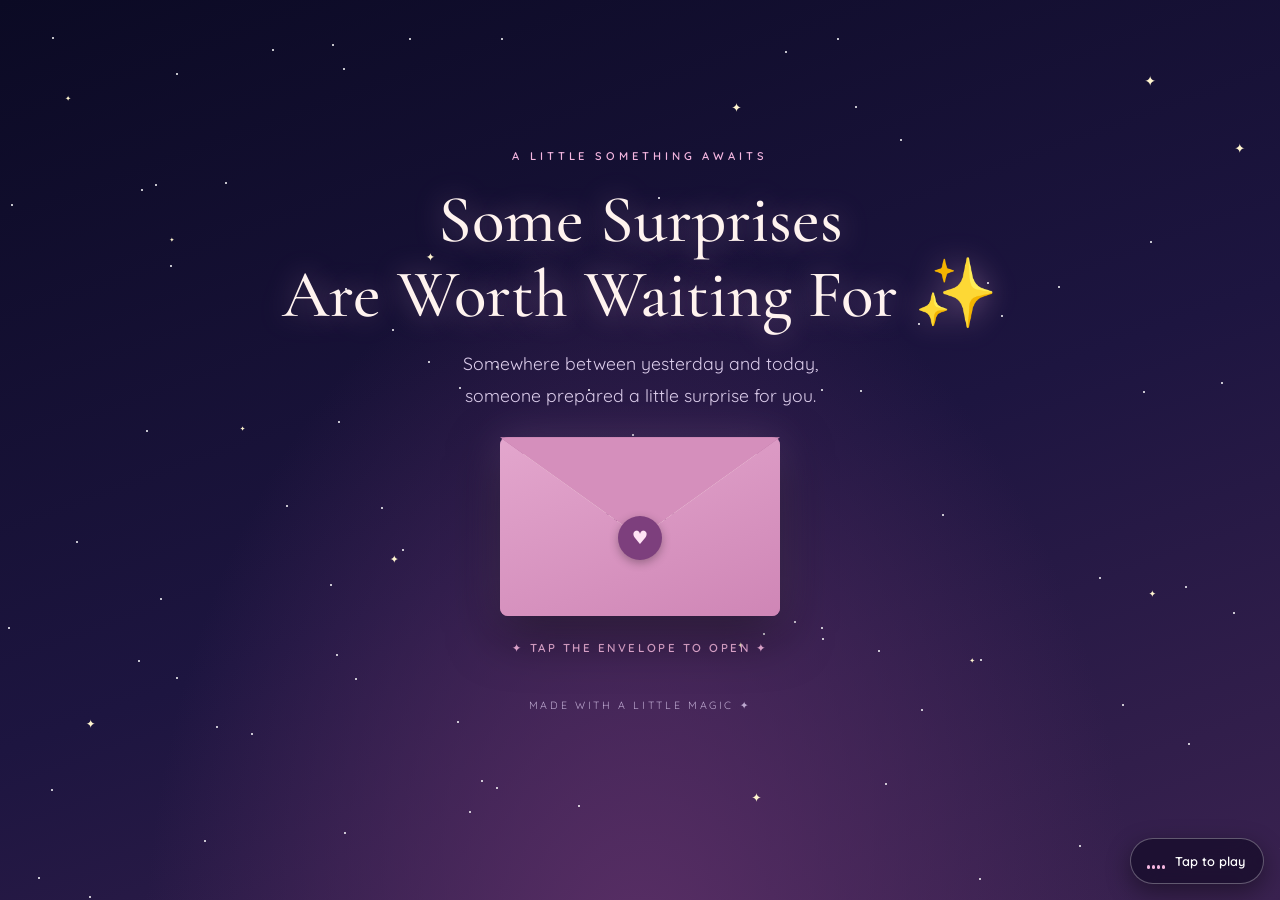
<file: index.html>
<!DOCTYPE html>
<html lang="en">
<head>
<meta charset="UTF-8">
<meta name="viewport" content="width=device-width, initial-scale=1.0, viewport-fit=cover">
<meta name="theme-color" content="#17102f">
<title>A Little Surprise For You</title>

<link rel="preconnect" href="https://fonts.googleapis.com">
<link rel="preconnect" href="https://fonts.gstatic.com" crossorigin>
<link href="https://fonts.googleapis.com/css2?family=Cormorant+Garamond:wght@400;500;600&family=Quicksand:wght@400;500;600;700&display=swap" rel="stylesheet">
<link rel="stylesheet" href="assets/css/style.css">
</head>
<body>

<div class="sky" id="sky"></div>

<main class="page">

    <p class="eyebrow">A little something awaits</p>

    <h1 class="title">Some Surprises<br>Are Worth Waiting For ✨</h1>

    <p class="lead">
        Somewhere between yesterday and today,<br>
        someone prepared a little surprise for you.
    </p>

    <div class="envelope" id="envelope" role="button" tabindex="0" aria-label="Tap to open the envelope">
        <div class="env-back"></div>
        <div class="env-paper">
            <span class="env-paper-icon">💌</span>
            <span class="env-paper-text">A little invitation</span>
        </div>
        <div class="env-flap"></div>
        <div class="env-front"></div>
        <div class="env-seal">♥</div>
    </div>

    <p class="hint" id="hint">✦ Tap the envelope to open ✦</p>

    <section class="reveal" id="message">
        <h2>You Are Invited! 🌷</h2>
        <p>
            This isn't an ordinary webpage.<br>
            It's a little journey filled with memories,<br>
            smiles, wishes and a special celebration.
        </p>
        <div class="btn-row">
            <a href="garden.html" class="btn btn-primary">Begin Your Journey →</a>
        </div>
    </section>

    <p class="site-footer">Made with a little magic ✦</p>

</main>

<script src="assets/js/site.js"></script>
<script>
(function () {
    var env = document.getElementById('envelope');
    var hint = document.getElementById('hint');
    var msg = document.getElementById('message');
    var opened = false;

    function openEnvelope() {
        if (opened) return;
        opened = true;
        env.classList.add('open');
        env.setAttribute('aria-expanded', 'true');
        env.setAttribute('aria-label', 'Envelope opened');
        hint.classList.add('is-hidden');
        setTimeout(function () {
            msg.classList.add('show');
            msg.scrollIntoView({ behavior: 'smooth', block: 'nearest' });
        }, 1000);
    }

    Site.onActivate(env, openEnvelope);
})();
</script>
</body>
</html>
</file>
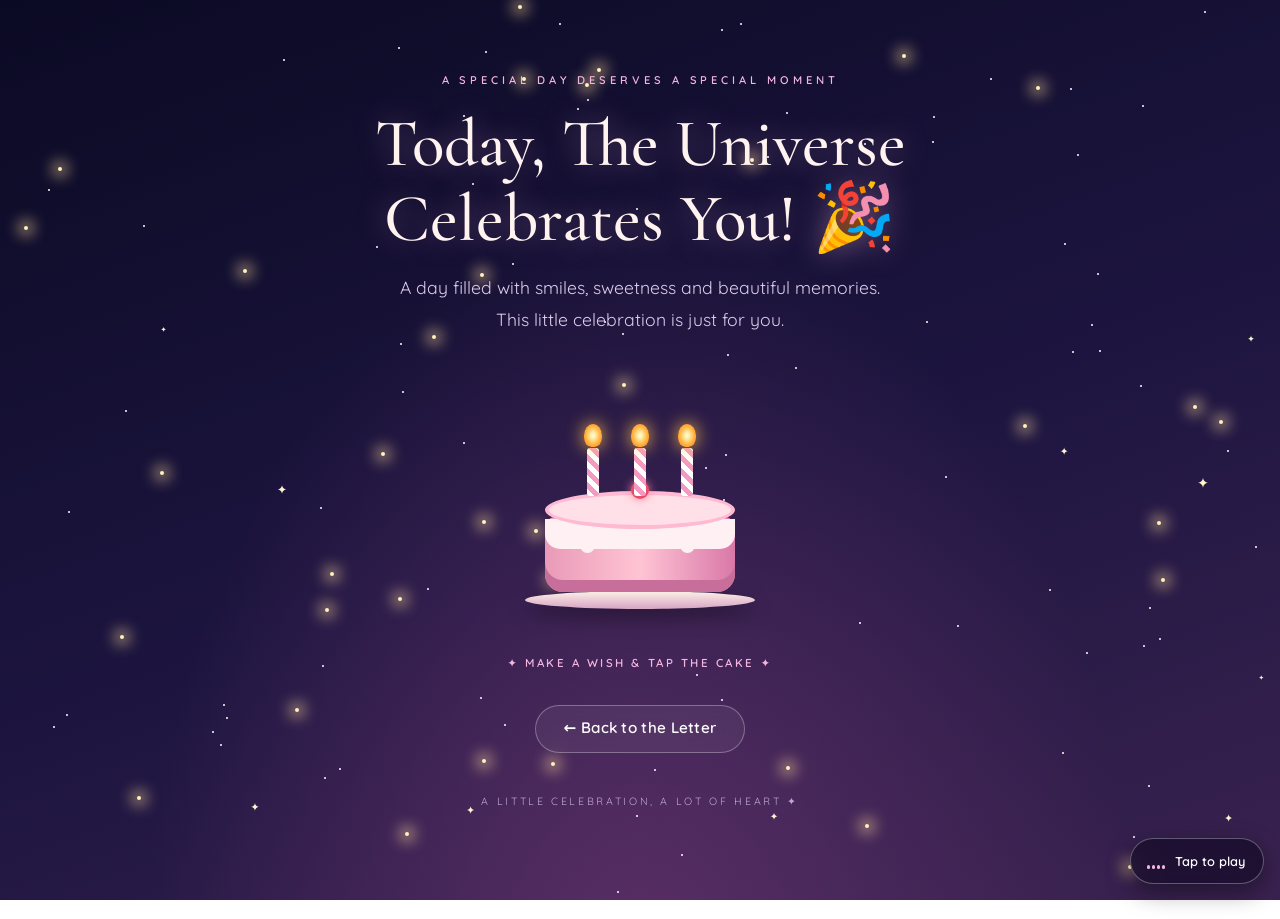
<file: celebration.html>
<!DOCTYPE html>
<html lang="en">
<head>
<meta charset="UTF-8">
<meta name="viewport" content="width=device-width, initial-scale=1.0, viewport-fit=cover">
<meta name="theme-color" content="#28143d">
<title>Today Is All About You 🎂</title>

<link rel="preconnect" href="https://fonts.googleapis.com">
<link rel="preconnect" href="https://fonts.gstatic.com" crossorigin>
<link href="https://fonts.googleapis.com/css2?family=Cormorant+Garamond:wght@400;500;600&family=Quicksand:wght@400;500;600;700&display=swap" rel="stylesheet">
<link rel="stylesheet" href="assets/css/style.css">

<style>
/* Glowing lights */
#lights {
    position: fixed;
    inset: 0;
    z-index: 0;
    overflow: hidden;
    pointer-events: none;
}

.light {
    position: absolute;
    width: 4px;
    height: 4px;
    border-radius: 50%;
    background: #fff3bc;
    box-shadow: 0 0 15px 4px #ffdc9c;
    animation: blink 2s infinite alternate;
}

@keyframes blink {
    from { opacity: 0.15; }
    to { opacity: 0.9; }
}

/* Confetti */
#confetti {
    position: fixed;
    inset: 0;
    z-index: 150;
    overflow: hidden;
    pointer-events: none;
}

.confetti-piece {
    position: absolute;
    top: -20px;
    width: 9px;
    height: 14px;
    border-radius: 2px;
    animation: fall linear forwards;
}

@keyframes fall {
    to { transform: translateY(110vh) rotate(900deg); }
}

/* Balloons */
.balloon {
    position: fixed;
    bottom: -160px;
    z-index: 1;
    width: 62px;
    height: 80px;
    border-radius: 50% 50% 45% 45%;
    opacity: 0.7;
    pointer-events: none;
    animation: floatUp 15s linear infinite;
}

.balloon::after {
    content: '';
    position: absolute;
    left: 50%;
    top: 100%;
    width: 1px;
    height: 70px;
    background: rgba(255, 255, 255, 0.45);
}

@keyframes floatUp {
    to { transform: translateY(calc(-100vh - 280px)); }
}

/* Cake */
.cake-area {
    position: relative;
    width: 240px;
    height: 240px;
    margin: 3rem auto 0.5rem;
    display: flex;
    justify-content: center;
    align-items: flex-end;
    cursor: pointer;
    animation: fadeUp 1.4s ease backwards;
    -webkit-tap-highlight-color: transparent;
}

.plate {
    position: absolute;
    bottom: 15px;
    width: 230px;
    height: 18px;
    border-radius: 50%;
    background: linear-gradient(#fff1e6, #d6a5c5);
    box-shadow: 0 8px 20px rgba(0, 0, 0, 0.4);
}

.cake-bottom {
    position: absolute;
    bottom: 32px;
    width: 190px;
    height: 75px;
    border-radius: 10px 10px 18px 18px;
    background: linear-gradient(90deg, #e99ab7, #ffc4d4, #d978a8);
    box-shadow: inset 0 -12px 0 #c76e9b;
}

.cake-top {
    position: absolute;
    bottom: 95px;
    width: 190px;
    height: 38px;
    border-radius: 50%;
    background: #ffe0e8;
    border: 4px solid #ffb9d2;
}

.icing {
    position: absolute;
    bottom: 75px;
    width: 190px;
    height: 30px;
    border-radius: 0 0 15px 15px;
    background: #fff0f4;
}

.icing::before,
.icing::after {
    content: '';
    position: absolute;
    top: 10px;
    width: 15px;
    height: 24px;
    border-radius: 0 0 12px 12px;
    background: #fff0f4;
}

.icing::before { left: 35px; }
.icing::after { right: 40px; }

.cherry {
    position: absolute;
    bottom: 125px;
    left: 50%;
    width: 18px;
    height: 18px;
    transform: translateX(-50%);
    border-radius: 50%;
    background: #e74d6b;
    box-shadow: 0 0 10px #ff829b;
}

.candles {
    position: absolute;
    bottom: 128px;
    z-index: 3;
    display: flex;
    gap: 35px;
}

.candle {
    position: relative;
    width: 12px;
    height: 48px;
    border-radius: 3px;
    background: repeating-linear-gradient(45deg, #fff, #fff 5px, #f49ac2 5px, #f49ac2 10px);
}

.flame {
    position: absolute;
    top: -24px;
    left: -3px;
    width: 18px;
    height: 23px;
    border-radius: 50% 50% 40% 40%;
    background: radial-gradient(ellipse, #fff8c6 10%, #ffb63e 55%, #ff6c2f);
    box-shadow: 0 0 18px #ffc34e;
    transform-origin: bottom;
    animation: flicker 0.5s infinite alternate;
}

@keyframes flicker {
    from { transform: rotate(-7deg) scale(0.9); }
    to { transform: rotate(7deg) scale(1.1); }
}

.cake-area.blown .flame {
    opacity: 0;
    transform: scale(0);
    transition: 0.4s;
}

.smoke {
    display: none;
    position: absolute;
    top: -35px;
    left: -2px;
    color: #ddd;
    font-size: 22px;
    animation: smoke 1.4s ease forwards;
}

.cake-area.blown .smoke {
    display: block;
}

@keyframes smoke {
    from { opacity: 0.8; transform: translateY(0) scale(0.5); }
    to { opacity: 0; transform: translateY(-45px) scale(1.5); }
}

@media (max-width: 480px) {
    .balloon {
        width: 46px;
        height: 60px;
    }

    .balloon::after {
        height: 55px;
    }

    .cake-area {
        margin-top: 2.2rem;
    }
}
</style>
</head>
<body>

<div class="sky" id="sky"></div>
<div id="lights"></div>
<div id="confetti"></div>

<main class="page">

    <header>
        <p class="eyebrow">A special day deserves a special moment</p>
        <h1 class="title">Today, The Universe<br>Celebrates You! 🎉</h1>
        <p class="lead">
            A day filled with smiles, sweetness and beautiful memories.<br>
            This little celebration is just for you.
        </p>
    </header>

    <div class="cake-area" id="cake" role="button" tabindex="0" aria-label="Make a wish and blow out the candles">
        <div class="plate"></div>
        <div class="cake-bottom"></div>
        <div class="icing"></div>
        <div class="cake-top"></div>
        <div class="cherry"></div>

        <div class="candles">
            <div class="candle"><div class="flame"></div><div class="smoke">〰</div></div>
            <div class="candle"><div class="flame"></div><div class="smoke">〰</div></div>
            <div class="candle"><div class="flame"></div><div class="smoke">〰</div></div>
        </div>
    </div>

    <p class="hint" id="hint">✦ Make a wish &amp; tap the cake ✦</p>

    <section class="reveal" id="celebrationMessage">
        <h2>Happy Birthday! 🎂💖</h2>
        <p>May your days be filled with little reasons to smile, beautiful surprises and dreams that come true.</p>
        <p style="margin-top: 1rem;">Keep shining, keep laughing, and never stop being wonderfully you! 🌷</p>
    </section>

    <div class="btn-row">
        <a href="letter.html" class="btn btn-ghost">← Back to the Letter</a>
        <a href="final-surprise.html" class="btn btn-primary is-hidden" id="nextBtn">One Last Surprise Awaits →</a>
    </div>

    <p class="site-footer">A little celebration, a lot of heart ✦</p>

</main>

<script src="assets/js/site.js"></script>
<script>
(function () {
    /* Glowing lights */
    var lights = document.getElementById('lights');
    var lightCount = window.matchMedia('(max-width: 600px)').matches ? 18 : 36;
    for (var i = 0; i < lightCount; i++) {
        var l = document.createElement('span');
        l.className = 'light';
        l.style.left = Math.random() * 100 + '%';
        l.style.top = Math.random() * 100 + '%';
        l.style.animationDelay = Math.random() * 3 + 's';
        lights.appendChild(l);
    }

    /* Balloons */
    var balloonColors = ['#ff7cae', '#a78bfa', '#65d6d0', '#ffd166', '#ff9b85'];
    balloonColors.forEach(function (color, i) {
        var b = document.createElement('span');
        b.className = 'balloon';
        b.style.left = (5 + i * 20) + '%';
        b.style.background = color;
        b.style.animationDelay = (i * 2.5) + 's';
        document.body.appendChild(b);
    });

    /* Confetti */
    function launchConfetti() {
        var box = document.getElementById('confetti');
        var colors = ['#ff8ab5', '#ffe082', '#b39ddb', '#80deea', '#ffffff'];
        var total = window.matchMedia('(max-width: 600px)').matches ? 70 : 120;

        for (var n = 0; n < total; n++) {
            var piece = document.createElement('span');
            piece.className = 'confetti-piece';
            piece.style.left = Math.random() * 100 + '%';
            piece.style.background = colors[Math.floor(Math.random() * colors.length)];
            piece.style.animationDuration = (3 + Math.random() * 4) + 's';
            piece.style.animationDelay = Math.random() * 2 + 's';
            box.appendChild(piece);
            (function (el) { setTimeout(function () { el.remove(); }, 9000); })(piece);
        }
    }

    /* Blow candles */
    var cake = document.getElementById('cake');
    var blown = false;

    function blowCandles() {
        if (blown) return;
        blown = true;
        cake.classList.add('blown');
        cake.setAttribute('aria-label', 'Candles blown out');
        document.getElementById('hint').classList.add('is-hidden');
        launchConfetti();

        setTimeout(function () {
            var msg = document.getElementById('celebrationMessage');
            msg.classList.add('show');
            document.getElementById('nextBtn').classList.remove('is-hidden');
            msg.scrollIntoView({ behavior: 'smooth', block: 'nearest' });
        }, 900);
    }

    Site.onActivate(cake, blowCandles);
})();
</script>
</body>
</html>
</file>
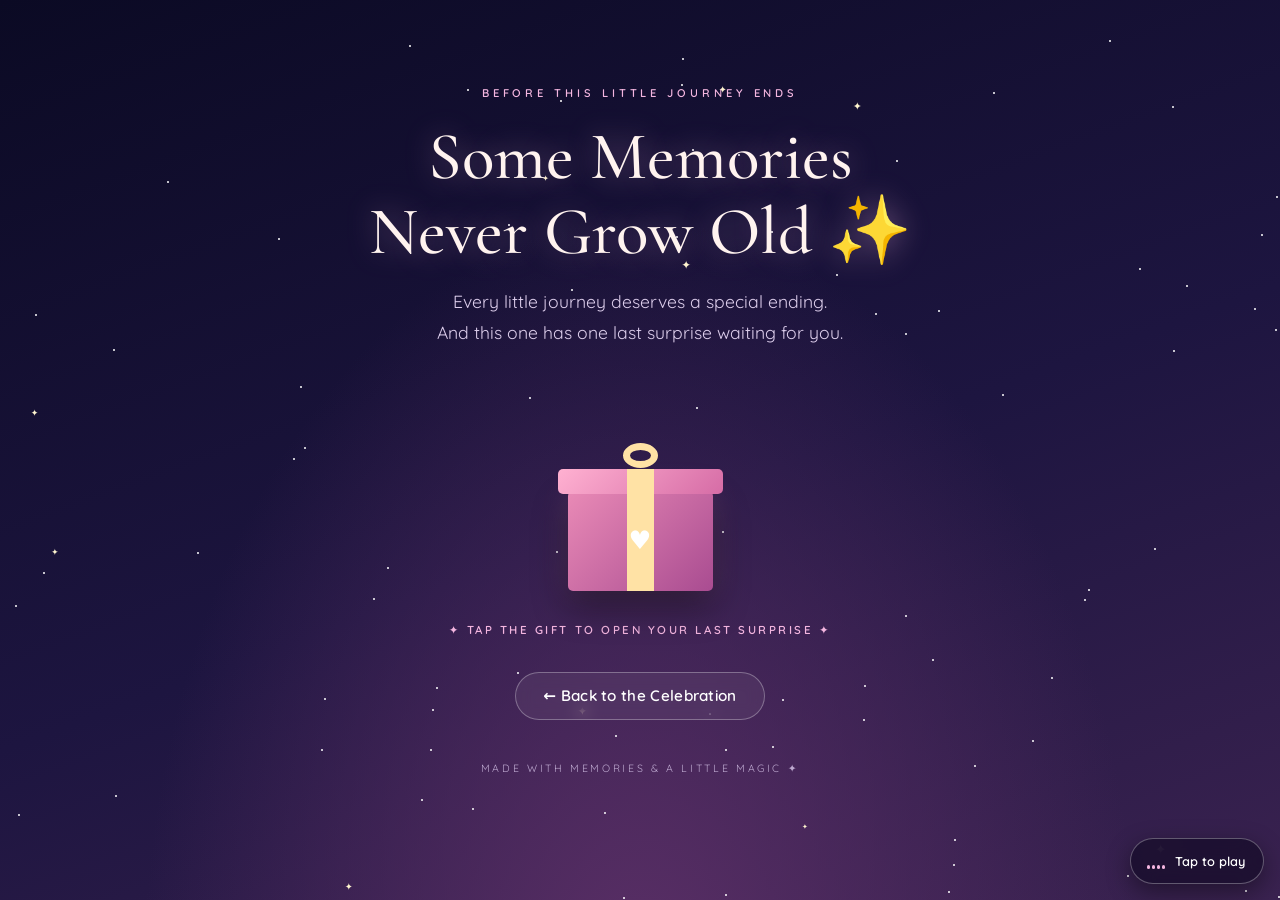
<file: final-surprise.html>
<!DOCTYPE html>
<html lang="en">
<head>
<meta charset="UTF-8">
<meta name="viewport" content="width=device-width, initial-scale=1.0, viewport-fit=cover">
<meta name="theme-color" content="#19132f">
<title>Some Memories Never Grow Old ❤️</title>

<link rel="preconnect" href="https://fonts.googleapis.com">
<link rel="preconnect" href="https://fonts.gstatic.com" crossorigin>
<link href="https://fonts.googleapis.com/css2?family=Cormorant+Garamond:wght@400;500;600&family=Quicksand:wght@400;500;600;700&display=swap" rel="stylesheet">
<link rel="stylesheet" href="assets/css/style.css">

<style>
/* Gift box */
.gift-area {
    position: relative;
    width: 170px;
    height: 170px;
    margin: 4.5rem auto 0.5rem;
    display: flex;
    align-items: flex-end;
    justify-content: center;
    cursor: pointer;
    -webkit-tap-highlight-color: transparent;
}

.gift {
    position: relative;
    width: 145px;
    height: 100px;
    border-radius: 5px;
    background: linear-gradient(135deg, #e98ab6, #a94c91);
    box-shadow: 0 15px 35px rgba(0, 0, 0, 0.45), 0 0 30px rgba(239, 154, 203, 0.2);
    animation: giftFloat 2.5s ease-in-out infinite;
}

@keyframes giftFloat {
    50% { transform: translateY(-10px); }
}

.gift::before {
    content: '';
    position: absolute;
    left: 59px;
    width: 27px;
    height: 100%;
    background: #ffe2a5;
}

.gift-lid {
    position: absolute;
    left: -10px;
    top: -22px;
    z-index: 3;
    width: 165px;
    height: 25px;
    border-radius: 5px;
    background: linear-gradient(135deg, #ffb1d1, #d66ca6);
    transform-origin: left bottom;
    transition: transform 1s ease;
}

.gift-lid::before {
    content: '';
    position: absolute;
    left: 69px;
    width: 27px;
    height: 25px;
    background: #ffe2a5;
}

.bow {
    position: absolute;
    top: -48px;
    left: 55px;
    z-index: 4;
    width: 35px;
    height: 25px;
    border: 7px solid #ffe2a5;
    border-radius: 50%;
    transition: 0.5s;
}

.gift-heart {
    position: absolute;
    top: 28px;
    left: 0;
    z-index: 2;
    width: 100%;
    text-align: center;
    font-size: 1.6rem;
}

.gift.open {
    animation: none;
}

.gift.open .gift-lid {
    transform: translate(-15px, -55px) rotate(-25deg);
}

.gift.open .bow {
    transform: translateY(-45px) rotate(-25deg);
    opacity: 0;
}

/* Final letter */
.final-letter {
    display: none;
    width: 100%;
    max-width: 36rem;
    margin-top: 2rem;
    padding: clamp(1.6rem, 5vw, 2.4rem) clamp(1.2rem, 5vw, 2rem);
    border: 1px solid rgba(220, 180, 223, 0.4);
    border-radius: 16px;
    background: linear-gradient(145deg, rgba(255, 255, 255, 0.09), rgba(255, 255, 255, 0.03));
    box-shadow: 0 15px 50px rgba(0, 0, 0, 0.3);
    backdrop-filter: blur(8px);
    -webkit-backdrop-filter: blur(8px);
}

.final-letter.show {
    display: block;
    animation: fadeUp 1.1s ease backwards;
}

.final-letter h2 {
    margin-bottom: 1.4rem;
    font-family: var(--font-display);
    font-weight: 500;
    font-size: clamp(1.7rem, 5vw, 2.1rem);
    color: #f4d4f8;
}

.final-letter p {
    margin-bottom: 1rem;
    color: #e8dcec;
    font-size: clamp(0.95rem, 2.4vw, 1.05rem);
    line-height: 1.95;
}

.signature {
    margin-top: 1.6rem;
    font-family: var(--font-display);
    font-size: 1.3rem;
    font-style: italic;
    color: #f5c8ed;
}

/* Closing */
.closing {
    display: none;
    margin-top: 2.2rem;
}

.closing.show {
    display: block;
    animation: fadeUp 1.3s ease backwards;
}

.closing h2 {
    font-family: var(--font-display);
    font-weight: 500;
    font-size: clamp(1.8rem, 6vw, 2.6rem);
    line-height: 1.35;
    color: #ffe0f4;
}

.closing p {
    max-width: 28rem;
    margin: 0.9rem auto 0;
    font-size: 0.75rem;
    font-weight: 600;
    letter-spacing: 0.2em;
    line-height: 1.9;
    text-transform: uppercase;
    color: #d9c8e7;
}
</style>
</head>
<body>

<div class="sky" id="sky"></div>

<main class="page">

    <header>
        <p class="eyebrow">Before this little journey ends</p>
        <h1 class="title">Some Memories<br>Never Grow Old ✨</h1>
        <p class="lead">
            Every little journey deserves a special ending.<br>
            And this one has one last surprise waiting for you.
        </p>
    </header>

    <div class="gift-area" id="giftArea" role="button" tabindex="0" aria-label="Tap the gift to open your last surprise">
        <div class="gift" id="gift">
            <div class="gift-lid"></div>
            <div class="bow"></div>
            <div class="gift-heart">♥</div>
        </div>
    </div>

    <p class="hint" id="hint">✦ Tap the gift to open your last surprise ✦</p>

    <section class="final-letter" id="finalLetter">
        <h2>A Little Note For You 💌</h2>

        <p>It's funny how time passes, isn't it? Childhood days turn into memories, years go by, and everyone gets busy building their own world.</p>

        <p>But some connections are special. Even after years, meeting again can bring back a little piece of those old, happy days.</p>

        <p>I hope this new year of your life brings you happiness, courage, good health and countless reasons to smile.</p>

        <p>Keep being kind, keep dreaming big, and never lose that beautiful spark within you.</p>

        <p>And hopefully, this is just the beginning of many more memories and conversations ahead.</p>

        <div class="signature">With warm wishes,<br>Your Childhood Friend ❤️</div>
    </section>

    <section class="closing" id="closing">
        <h2>Until Our Next Chapter... 🌷</h2>
        <p>Some stories don't really end. They just wait for another beautiful day.</p>
    </section>

    <div class="btn-row">
        <a href="celebration.html" class="btn btn-ghost">← Back to the Celebration</a>
        <a href="index.html" class="btn btn-primary is-hidden" id="restartBtn">Relive the Little Journey ↗</a>
    </div>

    <p class="site-footer">Made with memories &amp; a little magic ✦</p>

</main>

<script src="assets/js/site.js"></script>
<script>
(function () {
    var area = document.getElementById('giftArea');
    var opened = false;

    function openGift() {
        if (opened) return;
        opened = true;

        document.getElementById('gift').classList.add('open');
        area.setAttribute('aria-label', 'Gift opened');
        document.getElementById('hint').classList.add('is-hidden');

        setTimeout(function () {
            var letter = document.getElementById('finalLetter');
            letter.classList.add('show');
            letter.scrollIntoView({ behavior: 'smooth', block: 'start' });

            setTimeout(function () {
                document.getElementById('closing').classList.add('show');
                document.getElementById('restartBtn').classList.remove('is-hidden');
            }, 1800);
        }, 900);
    }

    Site.onActivate(area, openGift);
})();
</script>
</body>
</html>
</file>
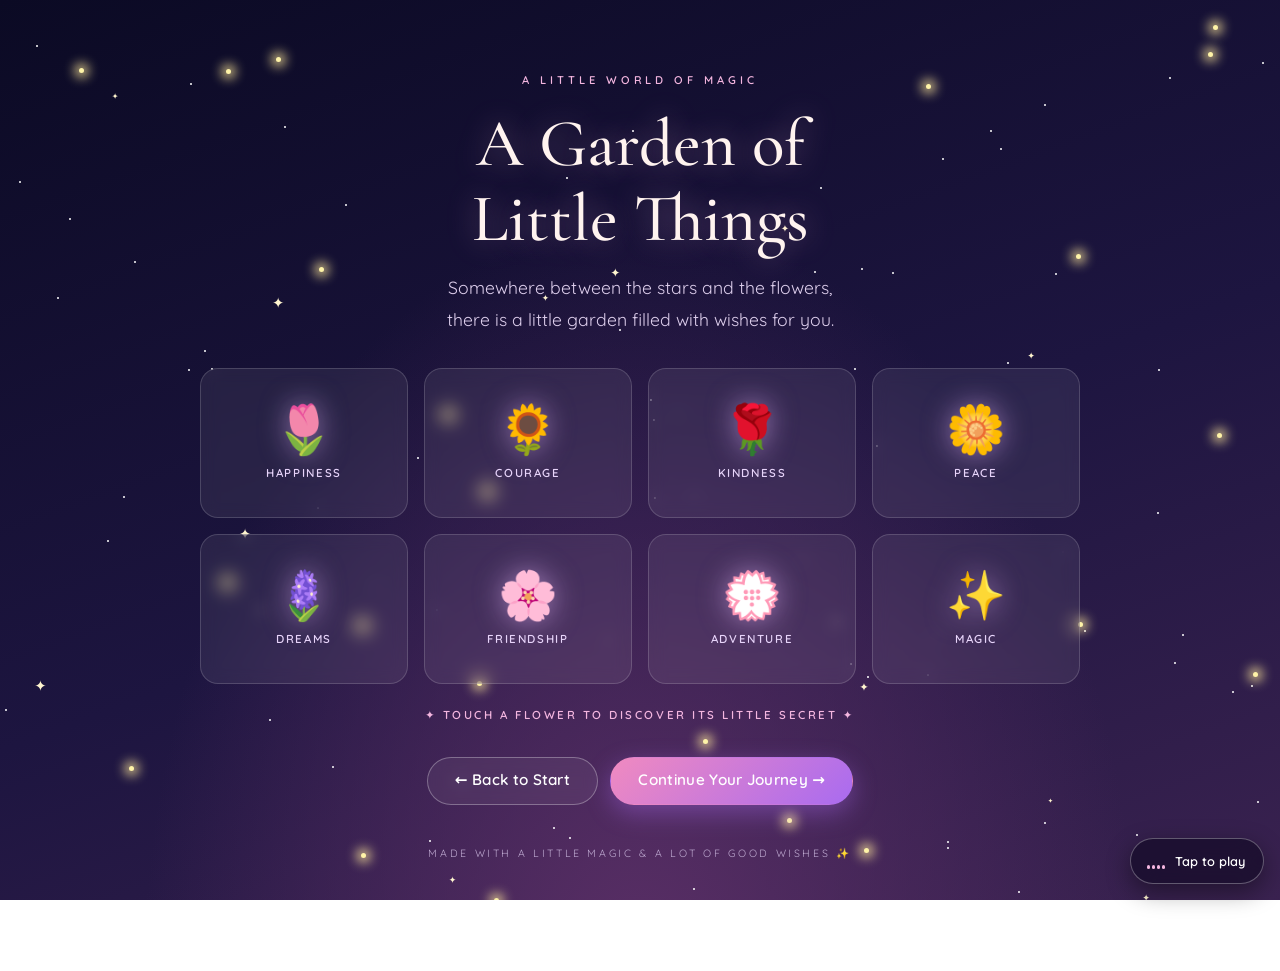
<file: garden.html>
<!DOCTYPE html>
<html lang="en">
<head>
<meta charset="UTF-8">
<meta name="viewport" content="width=device-width, initial-scale=1.0, viewport-fit=cover">
<meta name="theme-color" content="#171637">
<title>A Garden of Little Things</title>

<link rel="preconnect" href="https://fonts.googleapis.com">
<link rel="preconnect" href="https://fonts.gstatic.com" crossorigin>
<link href="https://fonts.googleapis.com/css2?family=Cormorant+Garamond:wght@400;500;600&family=Quicksand:wght@400;500;600;700&display=swap" rel="stylesheet">
<link rel="stylesheet" href="assets/css/style.css">

<style>
.fireflies {
    position: fixed;
    inset: 0;
    z-index: 1;
    overflow: hidden;
    pointer-events: none;
}

.firefly {
    position: absolute;
    width: 5px;
    height: 5px;
    border-radius: 50%;
    background: #fff4a8;
    box-shadow: 0 0 12px 4px #ffe99b;
    animation: fly 9s infinite ease-in-out alternate;
}

@keyframes fly {
    0% { transform: translate(0, 0); opacity: 0.2; }
    50% { opacity: 1; }
    100% { transform: translate(60px, -90px); opacity: 0.3; }
}

.garden {
    width: 100%;
    max-width: 880px;
    margin: 2rem auto 0;
    display: grid;
    grid-template-columns: repeat(4, 1fr);
    gap: 16px;
}

.flower-card {
    min-height: 150px;
    padding: 16px 8px;
    display: flex;
    flex-direction: column;
    align-items: center;
    justify-content: center;
    gap: 12px;
    border: 1px solid var(--border);
    border-radius: var(--radius);
    background: var(--glass);
    backdrop-filter: blur(8px);
    -webkit-backdrop-filter: blur(8px);
    color: inherit;
    font: inherit;
    cursor: pointer;
    transition: transform 0.3s ease, background 0.3s ease, border-color 0.3s ease, box-shadow 0.3s ease;
    animation: fadeUp 0.8s ease backwards;
    -webkit-tap-highlight-color: transparent;
}

.flower-card:active {
    transform: scale(0.96);
}

@media (hover: hover) {
    .flower-card:hover {
        transform: translateY(-6px);
        background: rgba(255, 255, 255, 0.14);
        border-color: rgba(245, 201, 255, 0.45);
        box-shadow: 0 0 30px rgba(198, 140, 255, 0.2);
    }
}

.flower {
    font-size: 3rem;
    line-height: 1;
    filter: drop-shadow(0 0 14px rgba(231, 184, 255, 0.55));
    animation: bloom 3s ease-in-out infinite;
}

@keyframes bloom {
    0%, 100% { transform: scale(0.95) rotate(-5deg); }
    50% { transform: scale(1.1) rotate(5deg); }
}

.flower-name {
    font-size: 0.72rem;
    font-weight: 600;
    letter-spacing: 0.14em;
    text-transform: uppercase;
    color: #e8d5fa;
}

@media (max-width: 640px) {
    .garden {
        grid-template-columns: repeat(2, 1fr);
        gap: 12px;
    }

    .flower-card {
        min-height: 140px;
    }

    .flower {
        font-size: 2.7rem;
    }
}
</style>
</head>
<body>

<div class="sky" id="sky"></div>
<div class="fireflies" id="fireflies"></div>

<main class="page">

    <header>
        <p class="eyebrow">A little world of magic</p>
        <h1 class="title">A Garden of<br>Little Things</h1>
        <p class="lead">
            Somewhere between the stars and the flowers,<br>
            there is a little garden filled with wishes for you.
        </p>
    </header>

    <div class="garden" id="garden"></div>

    <p class="hint">✦ Touch a flower to discover its little secret ✦</p>

    <div class="btn-row">
        <a href="index.html" class="btn btn-ghost">← Back to Start</a>
        <a href="wishes.html" class="btn btn-primary">Continue Your Journey →</a>
    </div>

    <p class="site-footer">Made with a little magic &amp; a lot of good wishes ✨</p>

</main>

<div class="modal" id="modal" role="dialog" aria-modal="true" aria-labelledby="modalTitle" aria-hidden="true">
    <div class="modal-card">
        <div class="modal-icon" data-modal-icon>🌸</div>
        <h2 id="modalTitle" data-modal-title>A Little Wish</h2>
        <p data-modal-text></p>
        <button type="button" class="btn btn-ghost" data-modal-close>Keep this wish ✨</button>
    </div>
</div>

<script src="assets/js/site.js"></script>
<script>
(function () {
    var flowers = [
        { icon: '🌷', name: 'Happiness', title: 'A Life Full of Smiles',
          message: 'May your days be filled with little reasons to smile, unexpected happiness and moments that make your heart feel light.' },
        { icon: '🌻', name: 'Courage', title: 'Keep Shining',
          message: 'May you always find the courage to chase your dreams, face every challenge and believe in the wonderful person you are.' },
        { icon: '🌹', name: 'Kindness', title: 'A Beautiful Heart',
          message: 'Never lose the kindness that makes you who you are. The world needs more people who bring warmth into the lives of others.' },
        { icon: '🌼', name: 'Peace', title: 'A Little Peace',
          message: 'May your heart always find peace, even on difficult days. You deserve a life where you feel safe, loved and understood.' },
        { icon: '🪻', name: 'Dreams', title: 'Dream Without Limits',
          message: 'May the dreams you keep quietly in your heart find their way into reality. Your next chapter has so many beautiful possibilities.' },
        { icon: '🌸', name: 'Friendship', title: 'Some Bonds Stay',
          message: 'Life takes everyone in different directions, but some childhood connections always remain a lovely part of our story.' },
        { icon: '💮', name: 'Adventure', title: 'Beautiful New Beginnings',
          message: 'May you discover new places, meet wonderful people and collect countless memories worth remembering.' },
        { icon: '✨', name: 'Magic', title: 'Your Own Little Magic',
          message: 'And finally, may life surprise you with beautiful things you never even knew to wish for. Keep being wonderfully you.' }
    ];

    var garden = document.getElementById('garden');

    flowers.forEach(function (f, i) {
        var card = document.createElement('button');
        card.type = 'button';
        card.className = 'flower-card';
        card.style.animationDelay = (i * 0.1) + 's';
        card.setAttribute('aria-label', f.name + ': open this wish');

        var icon = document.createElement('span');
        icon.className = 'flower';
        icon.textContent = f.icon;

        var name = document.createElement('span');
        name.className = 'flower-name';
        name.textContent = f.name;

        card.appendChild(icon);
        card.appendChild(name);
        card.addEventListener('click', function () {
            Site.Modal.open(f.icon, f.title, f.message, 'Keep this wish ✨');
        });
        garden.appendChild(card);
    });

    /* Fireflies */
    var box = document.getElementById('fireflies');
    var count = window.matchMedia('(max-width: 600px)').matches ? 12 : 22;
    for (var i = 0; i < count; i++) {
        var fly = document.createElement('span');
        fly.className = 'firefly';
        fly.style.left = Math.random() * 100 + '%';
        fly.style.top = Math.random() * 100 + '%';
        fly.style.animationDelay = Math.random() * 8 + 's';
        box.appendChild(fly);
    }
})();
</script>
</body>
</html>
</file>
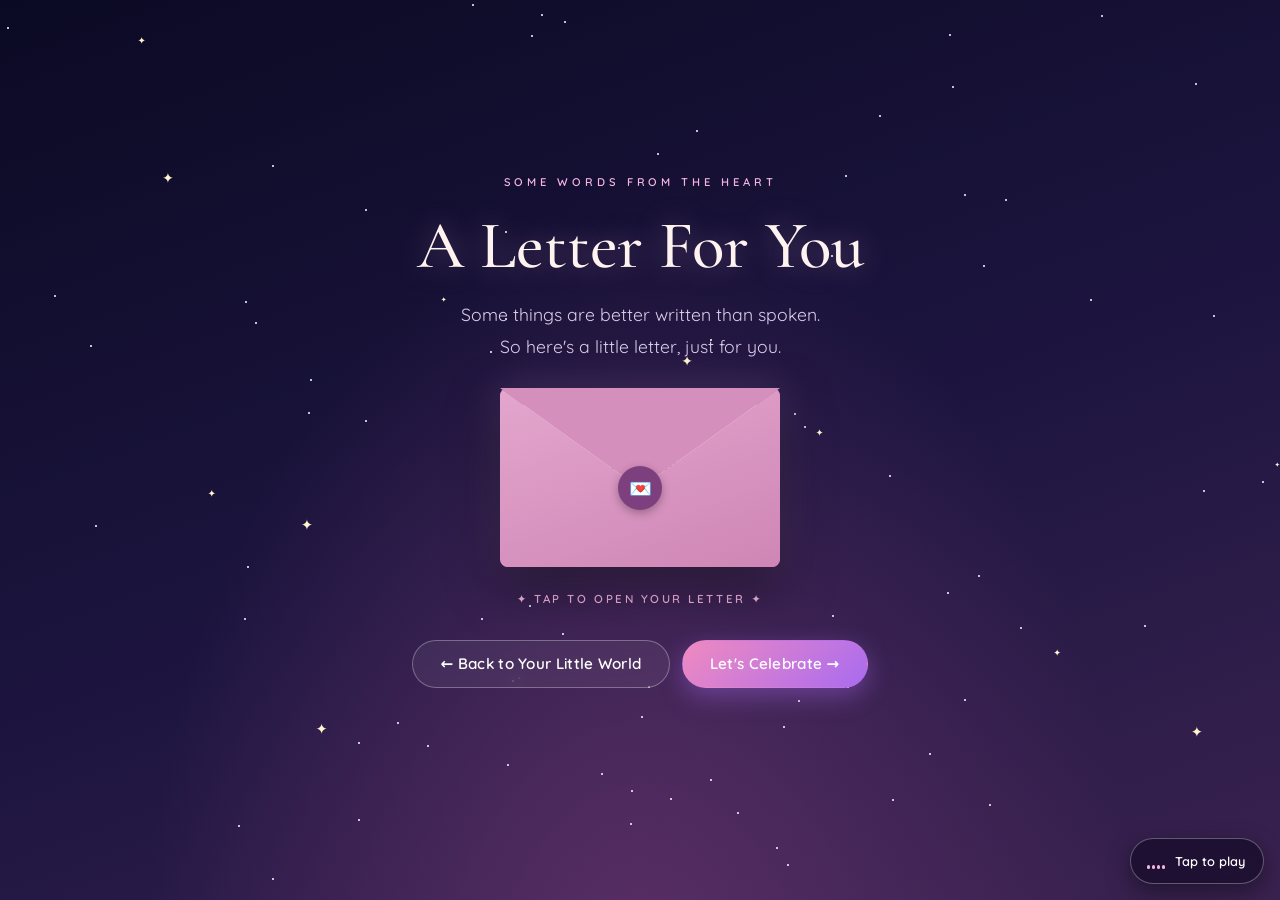
<file: letter.html>
<!DOCTYPE html>
<html lang="en">
<head>
<meta charset="UTF-8">
<meta name="viewport" content="width=device-width, initial-scale=1.0, viewport-fit=cover">
<meta name="theme-color" content="#352746">
<title>A Letter From the Heart 💌</title>

<link rel="preconnect" href="https://fonts.googleapis.com">
<link rel="preconnect" href="https://fonts.gstatic.com" crossorigin>
<link href="https://fonts.googleapis.com/css2?family=Cormorant+Garamond:wght@400;500;600&family=Quicksand:wght@400;500;600;700&family=Caveat:wght@500;600&display=swap" rel="stylesheet">
<link rel="stylesheet" href="assets/css/style.css">

<style>
.letter-card {
    display: none;
    width: 100%;
    max-width: 40rem;
    margin-top: 2rem;
    padding: clamp(1.6rem, 5vw, 2.6rem);
    border-radius: 6px;
    background: linear-gradient(#fff9ee, #fbefdd);
    color: #6d4a64;
    text-align: left;
    box-shadow: 0 20px 60px rgba(8, 5, 27, 0.55);
    font-family: var(--font-hand);
    font-size: clamp(1.3rem, 3.6vw, 1.6rem);
    line-height: 1.65;
    cursor: pointer;
}

.letter-card.show {
    display: block;
    animation: fadeUp 0.9s ease backwards;
}

.letter-card h2 {
    margin-bottom: 1.2rem;
    font-family: var(--font-display);
    font-weight: 500;
    font-size: clamp(1.7rem, 4.5vw, 2.1rem);
    text-align: center;
    color: #a45e88;
}

.letter-card p {
    margin-bottom: 0.9rem;
}

/* Typewriter: the untyped part keeps its space so the card never jumps */
.letter-card .rest {
    opacity: 0;
}

.signature,
.letter-heart {
    opacity: 0;
    transition: opacity 1s ease;
}

.letter-card.finished .signature,
.letter-card.finished .letter-heart {
    opacity: 1;
}

.signature {
    margin-top: 1.4rem;
    text-align: right;
    font-size: 1.2em;
    line-height: 1.3;
    color: #a45e88;
}

.letter-heart {
    margin-top: 0.8rem;
    text-align: center;
    font-size: 1.8rem;
    animation: beat 1.5s infinite;
}

@keyframes beat {
    50% { transform: scale(1.2); }
}

.skip-hint {
    margin-top: 1.2rem;
    font-family: var(--font-body);
    font-size: 0.7rem;
    font-weight: 600;
    letter-spacing: 0.15em;
    text-transform: uppercase;
    text-align: center;
    color: #a98aa0;
}

.letter-card.finished .skip-hint {
    display: none;
}
</style>
</head>
<body>

<div class="sky" id="sky"></div>

<main class="page">

    <header>
        <p class="eyebrow">Some words from the heart</p>
        <h1 class="title">A Letter For You</h1>
        <p class="lead">
            Some things are better written than spoken.<br>
            So here's a little letter, just for you.
        </p>
    </header>

    <div class="envelope" id="envelope" role="button" tabindex="0" aria-label="Tap to open your letter">
        <div class="env-back"></div>
        <div class="env-paper">
            <span class="env-paper-icon">💗</span>
            <span class="env-paper-text">A little note<br>for someone special</span>
        </div>
        <div class="env-flap"></div>
        <div class="env-front"></div>
        <div class="env-seal">💌</div>
    </div>

    <p class="hint" id="hint">✦ Tap to open your letter ✦</p>

    <article class="letter-card" id="letter">
        <h2>Dear Friend,</h2>
        <div id="paragraphs"></div>
        <div class="signature">With warm wishes,<br>Your Childhood Friend ✨</div>
        <div class="letter-heart" aria-hidden="true">💗</div>
        <p class="skip-hint" id="skipHint">Tap the letter to show it all</p>
    </article>

    <div class="btn-row">
        <a href="wishes.html" class="btn btn-ghost">← Back to Your Little World</a>
        <a href="celebration.html" class="btn btn-primary">Let's Celebrate →</a>
    </div>

</main>

<script src="assets/js/site.js"></script>
<script>
(function () {
    var messages = [
        'Do you know? Some of the nicest parts of life are the memories we collect without even realising how special they will become.',
        'Childhood was a different little world. Simple days, innocent laughter and people who became part of our story.',
        'Years pass, everyone grows up and life takes us in different directions. But it is always lovely when an old connection finds its way back.',
        'On your birthday, I just want to wish you endless happiness, good health, wonderful opportunities and countless reasons to smile.',
        'May the coming year bring you beautiful surprises, unforgettable memories and everything your heart quietly wishes for.'
    ];

    var env = document.getElementById('envelope');
    var hint = document.getElementById('hint');
    var card = document.getElementById('letter');
    var wrap = document.getElementById('paragraphs');
    var opened = false;
    var finished = false;
    var timer = null;

    /* Build paragraphs: typed part + invisible remainder (keeps layout steady) */
    var parts = messages.map(function (text) {
        var p = document.createElement('p');
        var done = document.createElement('span');
        var rest = document.createElement('span');
        rest.className = 'rest';
        rest.textContent = text;
        p.appendChild(done);
        p.appendChild(rest);
        wrap.appendChild(p);
        return { text: text, done: done, rest: rest };
    });

    function finishAll() {
        if (finished) return;
        finished = true;
        clearTimeout(timer);
        parts.forEach(function (x) {
            x.done.textContent = x.text;
            x.rest.textContent = '';
        });
        card.classList.add('finished');
    }

    function typeParagraph(index, pos) {
        if (finished) return;
        if (index >= parts.length) {
            finishAll();
            return;
        }
        var x = parts[index];
        if (pos <= x.text.length) {
            x.done.textContent = x.text.slice(0, pos);
            x.rest.textContent = x.text.slice(pos);
            timer = setTimeout(function () { typeParagraph(index, pos + 1); }, 16);
        } else {
            timer = setTimeout(function () { typeParagraph(index + 1, 0); }, 350);
        }
    }

    function openEnvelope() {
        if (opened) return;
        opened = true;
        env.classList.add('open');
        env.setAttribute('aria-label', 'Letter opened');
        hint.classList.add('is-hidden');

        setTimeout(function () {
            card.classList.add('show');
            card.scrollIntoView({ behavior: 'smooth', block: 'nearest' });
            typeParagraph(0, 0);
        }, 1100);
    }

    Site.onActivate(env, openEnvelope);
    card.addEventListener('click', finishAll);
})();
</script>
</body>
</html>
</file>
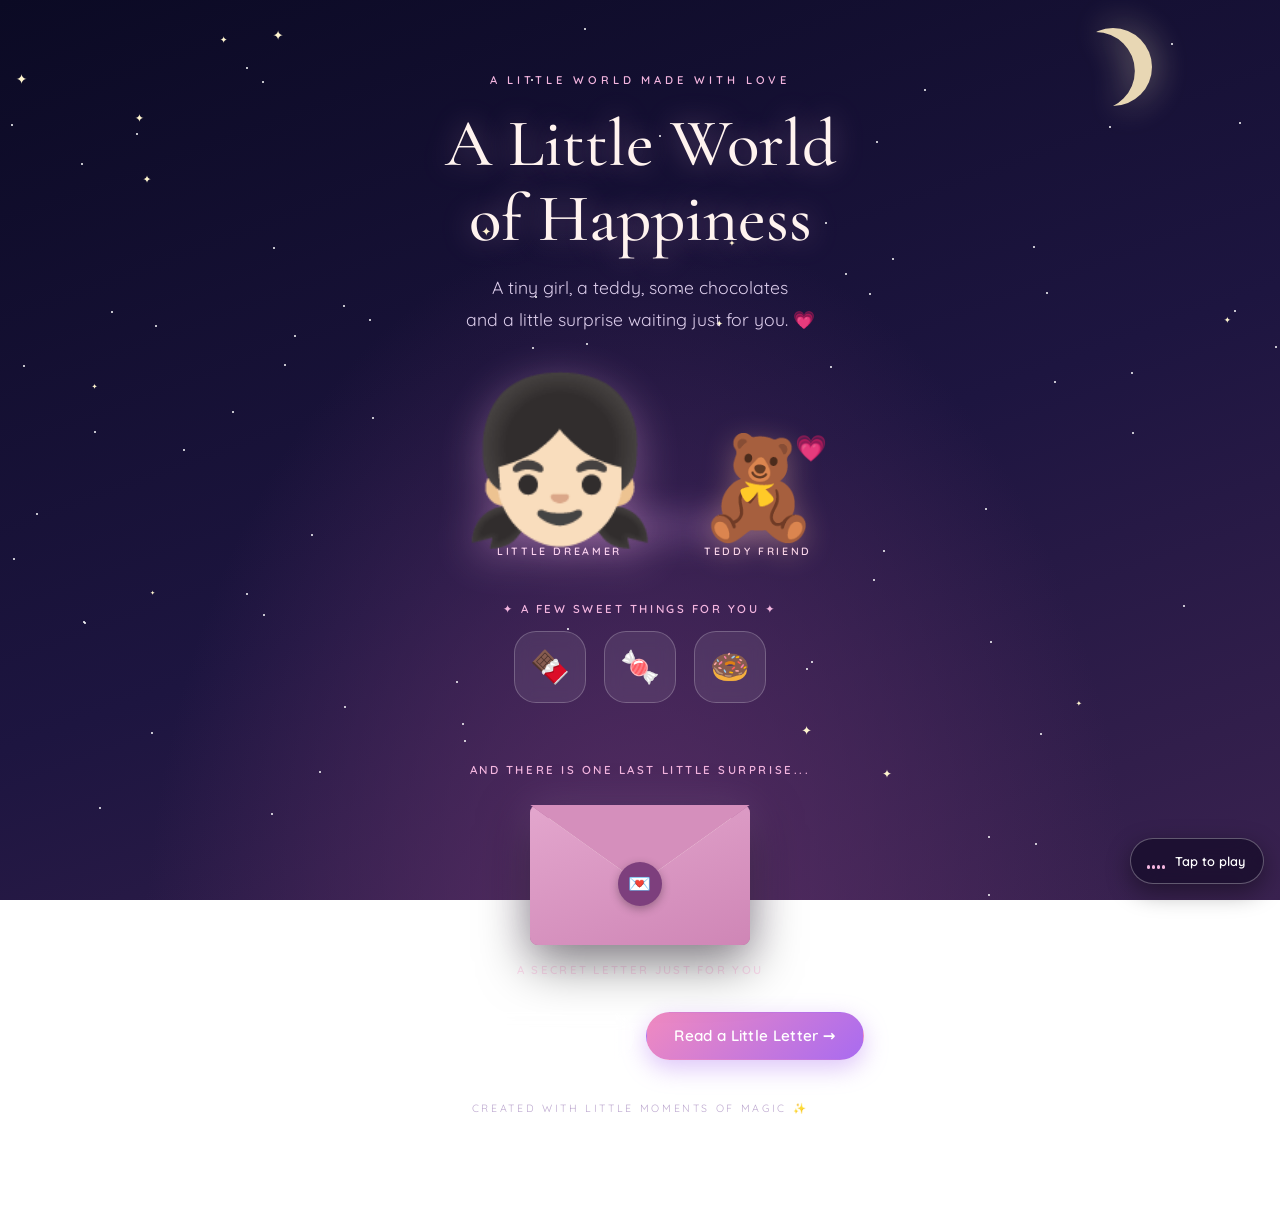
<file: wishes.html>
<!DOCTYPE html>
<html lang="en">
<head>
<meta charset="UTF-8">
<meta name="viewport" content="width=device-width, initial-scale=1.0, viewport-fit=cover">
<meta name="theme-color" content="#34234f">
<title>A Little World of Happiness 💗</title>

<link rel="preconnect" href="https://fonts.googleapis.com">
<link rel="preconnect" href="https://fonts.gstatic.com" crossorigin>
<link href="https://fonts.googleapis.com/css2?family=Cormorant+Garamond:wght@400;500;600&family=Quicksand:wght@400;500;600;700&display=swap" rel="stylesheet">
<link rel="stylesheet" href="assets/css/style.css">

<style>
.moon {
    position: absolute;
    top: 28px;
    right: clamp(16px, 10vw, 140px);
    width: clamp(46px, 8vw, 78px);
    aspect-ratio: 1;
    border-radius: 50%;
    box-shadow: inset calc(clamp(46px, 8vw, 78px) * -0.22) 4px 0 0 #ffeec2;
    filter: drop-shadow(0 0 18px rgba(255, 240, 197, 0.55));
    opacity: 0.9;
}

.particle {
    position: fixed;
    top: 0;
    z-index: 1;
    pointer-events: none;
    opacity: 0;
    animation: rise 8s linear infinite;
}

@keyframes rise {
    from { transform: translateY(105vh) rotate(0); opacity: 0; }
    20% { opacity: 0.8; }
    to { transform: translateY(-80px) rotate(180deg); opacity: 0; }
}

.scene {
    position: relative;
    display: flex;
    justify-content: center;
    align-items: flex-end;
    gap: clamp(8px, 3vw, 36px);
    margin: 1.8rem 0 0.5rem;
    padding: 10px;
}

.ground {
    position: absolute;
    left: 10%;
    bottom: 22px;
    width: 80%;
    height: 40px;
    border-radius: 50%;
    background: rgba(233, 169, 238, 0.16);
    filter: blur(14px);
}

.character {
    position: relative;
    text-align: center;
    animation: float 3.2s ease-in-out infinite;
}

.character.second {
    animation-duration: 3.8s;
    animation-direction: reverse;
}

@keyframes float {
    0%, 100% { transform: translateY(0); }
    50% { transform: translateY(-14px); }
}

.girl {
    font-size: clamp(96px, 22vw, 160px);
    line-height: 1;
    filter: drop-shadow(0 10px 22px rgba(255, 183, 237, 0.35));
}

.teddy {
    font-size: clamp(62px, 14vw, 100px);
    line-height: 1;
    filter: drop-shadow(0 8px 15px rgba(255, 193, 166, 0.35));
}

.character-name {
    margin-top: 0.5rem;
    font-size: 0.66rem;
    font-weight: 600;
    letter-spacing: 0.25em;
    text-transform: uppercase;
    color: #fbd9f1;
}

.heart-float {
    position: absolute;
    top: -8px;
    right: -6px;
    font-size: 1.6rem;
    animation: heartbeat 1.5s infinite;
}

@keyframes heartbeat {
    0%, 100% { transform: scale(1); }
    50% { transform: scale(1.3); }
}

.sweets {
    display: flex;
    justify-content: center;
    gap: 18px;
    margin-top: 0.8rem;
}

.sweet {
    width: 72px;
    height: 72px;
    display: flex;
    align-items: center;
    justify-content: center;
    border: 1px solid rgba(255, 255, 255, 0.22);
    border-radius: 22px;
    background: rgba(255, 255, 255, 0.08);
    backdrop-filter: blur(8px);
    -webkit-backdrop-filter: blur(8px);
    cursor: pointer;
    transition: transform 0.25s ease, background 0.25s ease;
    -webkit-tap-highlight-color: transparent;
}

.sweet span {
    display: block;
    font-size: 2rem;
    line-height: 1;
    animation: float 3s ease-in-out infinite;
}

.sweet:nth-child(2) span { animation-delay: 0.5s; }
.sweet:nth-child(3) span { animation-delay: 1s; }

.sweet:active {
    transform: scale(0.94);
}

@media (hover: hover) {
    .sweet:hover {
        transform: translateY(-6px) scale(1.08);
        background: rgba(255, 255, 255, 0.18);
    }
}

.letter-block {
    margin-top: 2.2rem;
    display: flex;
    flex-direction: column;
    align-items: center;
}

.env-label {
    margin-top: 1rem;
    font-size: 0.72rem;
    font-weight: 600;
    letter-spacing: 0.2em;
    text-transform: uppercase;
    color: #ffe0f1;
}

@media (max-width: 480px) {
    .sweets { gap: 12px; }
    .sweet { width: 64px; height: 64px; }
}
</style>
</head>
<body>

<div class="sky" id="sky"><div class="moon"></div></div>

<main class="page">

    <header>
        <p class="eyebrow">A little world made with love</p>
        <h1 class="title">A Little World<br>of Happiness</h1>
        <p class="lead">
            A tiny girl, a teddy, some chocolates<br>
            and a little surprise waiting just for you. 💗
        </p>
    </header>

    <section class="scene" aria-label="A little girl and her teddy bear">
        <div class="ground"></div>

        <div class="character">
            <div class="girl" role="img" aria-label="A little girl">👧🏻</div>
            <div class="character-name">Little Dreamer</div>
        </div>

        <div class="character second">
            <div class="teddy" role="img" aria-label="A teddy bear">🧸</div>
            <div class="heart-float" aria-hidden="true">💗</div>
            <div class="character-name">Teddy Friend</div>
        </div>
    </section>

    <p class="hint">✦ A few sweet things for you ✦</p>

    <section class="sweets" aria-label="Sweet gifts">
        <button type="button" class="sweet" data-sweet="0" aria-label="Open the chocolate gift"><span>🍫</span></button>
        <button type="button" class="sweet" data-sweet="1" aria-label="Open the candy gift"><span>🍬</span></button>
        <button type="button" class="sweet" data-sweet="2" aria-label="Open the donut gift"><span>🍩</span></button>
    </section>

    <section class="letter-block">
        <p class="hint">And there is one last little surprise...</p>

        <div class="envelope small" id="envelope" role="button" tabindex="0" aria-label="Open the secret letter">
            <div class="env-back"></div>
            <div class="env-paper">
                <span class="env-paper-icon">💗</span>
                <span class="env-paper-text">For you</span>
            </div>
            <div class="env-flap"></div>
            <div class="env-front"></div>
            <div class="env-seal">💌</div>
        </div>

        <p class="env-label">A secret letter just for you</p>
    </section>

    <div class="btn-row">
        <a href="garden.html" class="btn btn-ghost">← Back to the Garden</a>
        <a href="letter.html" class="btn btn-primary">Read a Little Letter →</a>
    </div>

    <p class="site-footer">Created with little moments of magic ✨</p>

</main>

<div class="modal" id="modal" role="dialog" aria-modal="true" aria-labelledby="modalTitle" aria-hidden="true">
    <div class="modal-card">
        <div class="modal-icon" data-modal-icon>💗</div>
        <h2 id="modalTitle" data-modal-title>A Little Surprise</h2>
        <p data-modal-text></p>
        <button type="button" class="btn btn-ghost" data-modal-close>Close with a smile ♡</button>
    </div>
</div>

<script src="assets/js/site.js"></script>
<script>
(function () {
    /* Floating particles */
    if (!window.matchMedia('(prefers-reduced-motion: reduce)').matches) {
        var symbols = ['✨', '♡', '✦'];
        var count = window.matchMedia('(max-width: 600px)').matches ? 9 : 16;
        for (var i = 0; i < count; i++) {
            var p = document.createElement('span');
            p.className = 'particle';
            p.textContent = symbols[i % 3];
            p.style.left = Math.random() * 100 + '%';
            p.style.animationDelay = Math.random() * 8 + 's';
            p.style.animationDuration = (Math.random() * 6 + 7) + 's';
            document.body.appendChild(p);
        }
    }

    /* Sweets */
    var sweets = [
        { icon: '🍫', text: 'A little chocolate for someone who deserves all the sweetness in the world. May your life always be full of beautiful moments!' },
        { icon: '🍬', text: 'Sending you a little sweetness, a little laughter and a whole lot of happiness. Keep smiling!' },
        { icon: '🍩', text: 'Life is like a box of sweets. May you always find something wonderful waiting around the corner!' }
    ];

    document.querySelectorAll('[data-sweet]').forEach(function (b) {
        b.addEventListener('click', function () {
            var s = sweets[+b.getAttribute('data-sweet')];
            Site.Modal.open(s.icon, 'Something Sweet!', s.text, 'Close with a smile ♡');
        });
    });

    /* Secret letter */
    var env = document.getElementById('envelope');
    var busy = false;

    function openLetter() {
        if (busy) return;
        busy = true;
        env.classList.add('open');
        setTimeout(function () {
            Site.Modal.open(
                '💌',
                'A Little Letter For You',
                'Hey! Just wanted to remind you that you deserve all the happiness, laughter and beautiful things this world has to offer. May your journey ahead be filled with wonderful surprises, lovely memories and dreams coming true. Keep smiling, keep growing and never stop being yourself. Wishing you a beautiful birthday and an even more beautiful year ahead! 💗',
                'Close with a smile ♡'
            );
        }, 800);
    }

    /* Close the envelope again once the letter is dismissed */
    Site.Modal.onClose = function () {
        if (env.classList.contains('open')) {
            env.classList.remove('open');
            busy = false;
        }
    };

    Site.onActivate(env, openLetter);
})();
</script>
</body>
</html>
</file>
<file: assets/css/style.css>
/* ==========================================================
   Birthday journey: shared styles
   Used by: index, garden, wishes, letter, celebration, final-surprise
   ========================================================== */

:root {
  --bg1: #0b0a24;
  --bg2: #1d1540;
  --bg3: #3a2250;
  --text: #ffffff;
  --muted: #dccdeb;
  --accent: #f4b6e0;
  --accent-2: #c9a4ff;
  --glass: rgba(255, 255, 255, 0.07);
  --border: rgba(255, 255, 255, 0.16);
  --radius: 18px;
  --font-display: 'Cormorant Garamond', Georgia, 'Times New Roman', serif;
  --font-body: 'Quicksand', system-ui, -apple-system, 'Segoe UI', Roboto, sans-serif;
  --font-hand: 'Caveat', 'Segoe Script', cursive;
}

*,
*::before,
*::after {
  margin: 0;
  padding: 0;
  box-sizing: border-box;
}

html {
  -webkit-text-size-adjust: 100%;
  text-size-adjust: 100%;
}

body {
  min-height: 100vh;
  min-height: 100dvh;
  font-family: var(--font-body);
  color: var(--text);
  line-height: 1.6;
  overflow-x: hidden;
  background:
    radial-gradient(ellipse at 50% 110%, #5a2f66 0%, transparent 55%),
    linear-gradient(160deg, var(--bg1), var(--bg2) 55%, var(--bg3));
  background-attachment: fixed;
  -webkit-font-smoothing: antialiased;
}

body.modal-open {
  overflow: hidden;
}

/* ---------- Background sky ---------- */
.sky {
  position: fixed;
  inset: 0;
  z-index: 0;
  overflow: hidden;
  pointer-events: none;
}

.star {
  position: absolute;
  color: #fff5cf;
  line-height: 1;
  animation: twinkle 3s infinite ease-in-out;
}

.star.dot {
  width: 2px;
  height: 2px;
  border-radius: 50%;
  background: #fff;
}

@keyframes twinkle {
  0%, 100% { opacity: 0.2; transform: scale(0.7); }
  50% { opacity: 1; transform: scale(1.4); }
}

/* ---------- Page layout ---------- */
.page {
  position: relative;
  z-index: 2;
  width: 100%;
  max-width: 960px;
  min-height: 100vh;
  min-height: 100dvh;
  margin: 0 auto;
  padding: clamp(40px, 8vh, 80px) 20px 110px;
  display: flex;
  flex-direction: column;
  align-items: center;
  justify-content: center;
  text-align: center;
}

.eyebrow {
  font-size: 0.7rem;
  font-weight: 600;
  letter-spacing: 0.35em;
  text-transform: uppercase;
  color: var(--accent);
  margin-bottom: 1rem;
}

.title {
  font-family: var(--font-display);
  font-weight: 500;
  font-size: clamp(2.2rem, 6.5vw, 4.2rem);
  line-height: 1.12;
  color: #fff3ef;
  text-shadow: 0 0 30px rgba(244, 182, 224, 0.4);
}

.lead {
  max-width: 34rem;
  margin-top: 1rem;
  color: var(--muted);
  font-size: clamp(0.95rem, 2.2vw, 1.1rem);
  line-height: 1.8;
}

.hint {
  margin-top: 1.4rem;
  font-size: 0.72rem;
  font-weight: 600;
  letter-spacing: 0.22em;
  text-transform: uppercase;
  color: var(--accent);
  animation: pulse 2.4s infinite ease-in-out;
}

@keyframes pulse {
  50% { opacity: 0.45; }
}

.site-footer {
  margin-top: 2.5rem;
  font-size: 0.66rem;
  letter-spacing: 0.25em;
  text-transform: uppercase;
  color: #bda8cf;
}

.is-hidden {
  display: none !important;
}

/* ---------- Reveal blocks ---------- */
.reveal {
  display: none;
  width: 100%;
  max-width: 34rem;
  margin-top: 2rem;
}

.reveal.show {
  display: block;
  animation: fadeUp 0.9s ease backwards;
}

.reveal h2 {
  font-family: var(--font-display);
  font-weight: 500;
  font-size: clamp(1.7rem, 5vw, 2.4rem);
  line-height: 1.25;
  color: #ffe0f5;
  margin-bottom: 0.8rem;
}

.reveal p {
  color: #ead9ef;
  font-size: clamp(0.95rem, 2.4vw, 1.05rem);
  line-height: 1.9;
}

@keyframes fadeUp {
  from { opacity: 0; transform: translateY(18px); }
  to { opacity: 1; transform: translateY(0); }
}

/* ---------- Buttons ---------- */
.btn {
  display: inline-flex;
  align-items: center;
  justify-content: center;
  gap: 0.5rem;
  min-height: 48px;
  padding: 0.8rem 1.7rem;
  border: 1px solid transparent;
  border-radius: 999px;
  font-family: var(--font-body);
  font-size: 0.95rem;
  font-weight: 600;
  letter-spacing: 0.02em;
  line-height: 1.2;
  text-decoration: none;
  color: #fff;
  cursor: pointer;
  transition: transform 0.2s ease, box-shadow 0.2s ease, background 0.2s ease, border-color 0.2s ease;
  -webkit-tap-highlight-color: transparent;
}

.btn:active {
  transform: scale(0.97);
}

.btn:focus-visible,
.envelope:focus-visible,
.flower-card:focus-visible,
.sweet:focus-visible,
.music-btn:focus-visible,
[role='button']:focus-visible {
  outline: 2px solid var(--accent);
  outline-offset: 4px;
}

.btn-primary {
  background: linear-gradient(135deg, #f08ac0, #a96bf0);
  box-shadow: 0 8px 24px rgba(169, 107, 240, 0.4);
}

.btn-ghost {
  background: rgba(255, 255, 255, 0.06);
  border-color: rgba(255, 255, 255, 0.3);
  backdrop-filter: blur(8px);
  -webkit-backdrop-filter: blur(8px);
}

@media (hover: hover) {
  .btn-primary:hover {
    transform: translateY(-2px);
    box-shadow: 0 12px 30px rgba(169, 107, 240, 0.55);
  }

  .btn-ghost:hover {
    transform: translateY(-2px);
    background: rgba(255, 255, 255, 0.16);
    border-color: rgba(255, 255, 255, 0.5);
  }
}

.btn-row {
  display: flex;
  flex-wrap: wrap;
  justify-content: center;
  gap: 12px;
  margin-top: 2rem;
}

@media (max-width: 520px) {
  /* let text wrap naturally on small screens instead of at hard line breaks */
  .lead br,
  .reveal br {
    display: none;
  }

  .btn-row {
    flex-direction: column-reverse;
    width: 100%;
    max-width: 340px;
  }

  .btn-row .btn {
    width: 100%;
  }
}

/* ---------- Envelope (index, wishes, letter) ---------- */
.envelope {
  --w: min(280px, 74vw);
  position: relative;
  width: var(--w);
  height: calc(var(--w) * 0.64);
  margin: 1.6rem auto 0;
  cursor: pointer;
  perspective: 900px;
  transition: transform 0.3s ease, margin-top 0.7s ease;
  -webkit-tap-highlight-color: transparent;
}

.envelope.small {
  --w: min(220px, 62vw);
}

@media (hover: hover) {
  .envelope:not(.open):hover {
    transform: translateY(-6px);
  }
}

.envelope.open {
  margin-top: calc(var(--w) * 0.36 + 1.6rem);
  cursor: default;
}

.env-back {
  position: absolute;
  inset: 0;
  border-radius: 8px;
  background: #b4709f;
  box-shadow: 0 18px 50px rgba(0, 0, 0, 0.5), 0 0 40px rgba(232, 169, 255, 0.2);
}

.env-paper {
  position: absolute;
  left: 8%;
  right: 8%;
  top: 9%;
  height: 80%;
  padding: 8% 6px 6px;
  display: flex;
  flex-direction: column;
  align-items: center;
  justify-content: flex-start;
  gap: 4px;
  border-radius: 4px;
  background: #fff6ed;
  color: #71456e;
  text-align: center;
  z-index: 2;
  transition: transform 0.9s ease 0.3s;
}

.env-paper-icon {
  font-size: 1.8rem;
  line-height: 1;
}

.env-paper-text {
  font-size: 0.68rem;
  font-weight: 700;
  letter-spacing: 0.18em;
  text-transform: uppercase;
}

.envelope.open .env-paper {
  transform: translateY(calc(var(--w) * -0.2));
}

.env-front {
  position: absolute;
  inset: 0;
  border-radius: 8px;
  background: linear-gradient(160deg, #e3a6cd, #cf86b6);
  clip-path: polygon(0 0, 50% 56%, 100% 0, 100% 100%, 0 100%);
  z-index: 4;
}

.env-flap {
  position: absolute;
  top: 0;
  left: 0;
  width: 100%;
  height: 56%;
  background: #d58fbc;
  clip-path: polygon(0 0, 100% 0, 50% 100%);
  transform-origin: top center;
  transition: transform 0.7s ease;
  z-index: 5;
}

.envelope.open .env-flap {
  transform: rotateX(180deg);
  z-index: 1;
}

.env-seal {
  position: absolute;
  left: 50%;
  top: 56%;
  width: 44px;
  height: 44px;
  margin: -22px 0 0 -22px;
  display: flex;
  align-items: center;
  justify-content: center;
  border-radius: 50%;
  background: #7d3f7d;
  color: #ffe3f5;
  font-size: 1.15rem;
  box-shadow: 0 3px 10px rgba(0, 0, 0, 0.3);
  z-index: 6;
  transition: opacity 0.4s ease;
}

.envelope.open .env-seal {
  opacity: 0;
  pointer-events: none;
}

/* ---------- Modal ---------- */
.modal {
  position: fixed;
  inset: 0;
  z-index: 200;
  display: flex;
  align-items: center;
  justify-content: center;
  padding: 20px;
  background: rgba(8, 6, 25, 0.82);
  backdrop-filter: blur(10px);
  -webkit-backdrop-filter: blur(10px);
  opacity: 0;
  visibility: hidden;
  transition: opacity 0.35s ease, visibility 0.35s ease;
}

.modal.active {
  opacity: 1;
  visibility: visible;
}

.modal-card {
  width: min(440px, 100%);
  max-height: 88vh;
  max-height: 88dvh;
  overflow-y: auto;
  padding: 2.2rem 1.6rem 1.8rem;
  border: 1px solid rgba(233, 200, 255, 0.3);
  border-radius: 24px;
  background: linear-gradient(150deg, #2b2050, #1b1838);
  box-shadow: 0 0 70px rgba(180, 138, 255, 0.28);
  text-align: center;
  transform: translateY(20px) scale(0.96);
  transition: transform 0.35s ease;
}

.modal.active .modal-card {
  transform: none;
}

.modal-icon {
  font-size: 2.8rem;
  line-height: 1;
  margin-bottom: 0.9rem;
}

.modal-card h2 {
  font-family: var(--font-display);
  font-weight: 500;
  font-size: clamp(1.7rem, 6vw, 2.1rem);
  line-height: 1.2;
  color: #f8d8ff;
  margin-bottom: 0.8rem;
}

.modal-card p {
  color: #e4d9ed;
  font-size: 0.95rem;
  line-height: 1.9;
  margin-bottom: 1.6rem;
}

/* ---------- Music button ---------- */
.music-btn {
  position: fixed;
  right: 16px;
  bottom: calc(16px + env(safe-area-inset-bottom, 0px));
  z-index: 300;
  display: flex;
  align-items: center;
  gap: 10px;
  height: 46px;
  padding: 0 18px 0 16px;
  border: 1px solid rgba(255, 255, 255, 0.3);
  border-radius: 999px;
  background: rgba(25, 14, 45, 0.82);
  backdrop-filter: blur(12px);
  -webkit-backdrop-filter: blur(12px);
  color: #fff;
  font-family: var(--font-body);
  font-size: 0.8rem;
  font-weight: 600;
  cursor: pointer;
  box-shadow: 0 8px 24px rgba(0, 0, 0, 0.4);
  transition: background 0.2s ease, transform 0.2s ease;
  -webkit-tap-highlight-color: transparent;
}

.music-btn:active {
  transform: scale(0.96);
}

@media (hover: hover) {
  .music-btn:hover {
    background: rgba(60, 32, 90, 0.95);
  }
}

.music-btn .eq {
  display: flex;
  align-items: flex-end;
  gap: 2px;
  height: 16px;
}

.music-btn .eq i {
  display: block;
  width: 3px;
  height: 4px;
  border-radius: 2px;
  background: var(--accent);
}

.music-btn.playing .eq i {
  animation: eq 1s infinite ease-in-out;
}

.music-btn.playing .eq i:nth-child(2) { animation-delay: 0.2s; }
.music-btn.playing .eq i:nth-child(3) { animation-delay: 0.4s; }
.music-btn.playing .eq i:nth-child(4) { animation-delay: 0.6s; }

@keyframes eq {
  0%, 100% { height: 4px; }
  50% { height: 16px; }
}

.music-btn.waiting {
  animation: ring 2s infinite;
}

@keyframes ring {
  0% { box-shadow: 0 8px 24px rgba(0, 0, 0, 0.4), 0 0 0 0 rgba(244, 182, 224, 0.55); }
  70% { box-shadow: 0 8px 24px rgba(0, 0, 0, 0.4), 0 0 0 14px rgba(244, 182, 224, 0); }
  100% { box-shadow: 0 8px 24px rgba(0, 0, 0, 0.4), 0 0 0 0 rgba(244, 182, 224, 0); }
}

.music-btn.unavailable {
  opacity: 0.6;
  cursor: not-allowed;
}

@media (max-width: 480px) {
  .music-btn {
    width: 46px;
    padding: 0;
    justify-content: center;
  }

  .music-btn .label {
    position: absolute;
    width: 1px;
    height: 1px;
    overflow: hidden;
    clip: rect(0 0 0 0);
    white-space: nowrap;
  }
}

/* ---------- Reduced motion ---------- */
@media (prefers-reduced-motion: reduce) {
  *,
  *::before,
  *::after {
    animation-duration: 0.01ms !important;
    animation-iteration-count: 1 !important;
    transition-duration: 0.01ms !important;
  }
}
</file>
